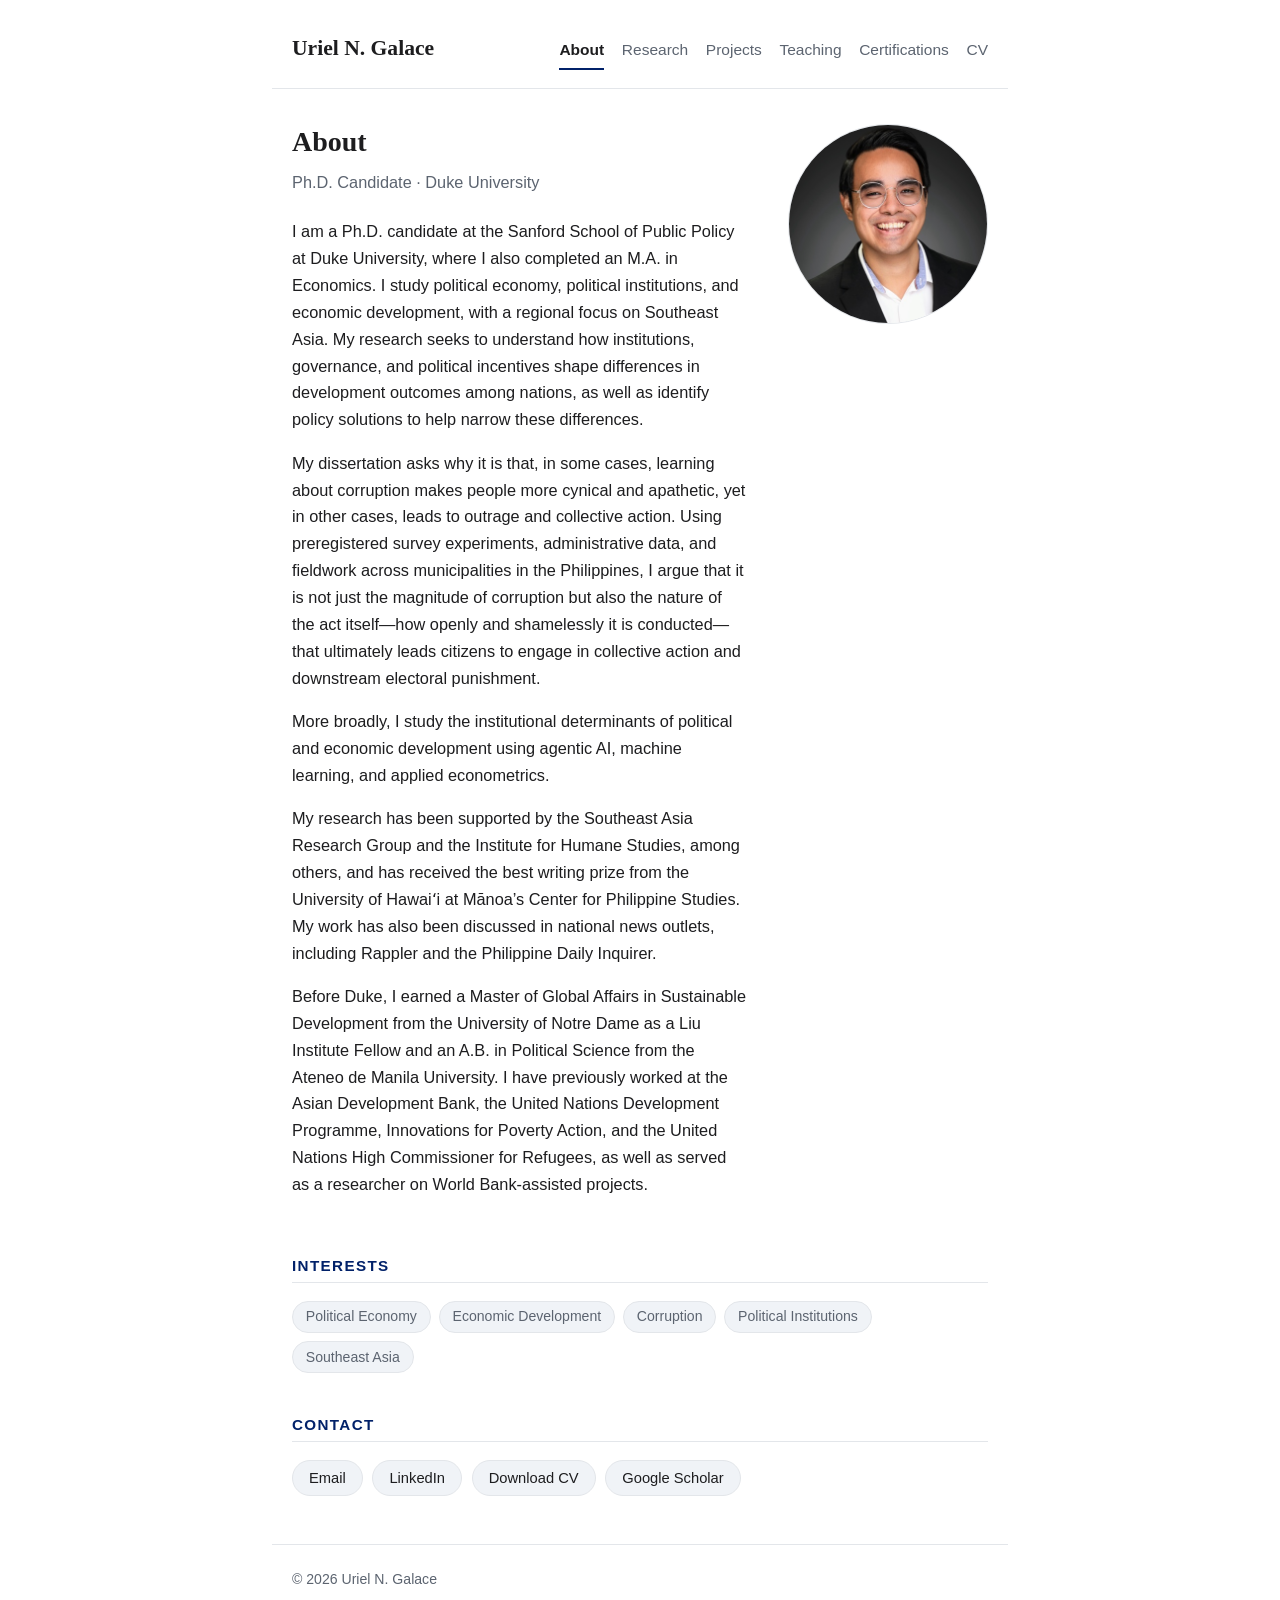
<file: index.html>
<!DOCTYPE html>
<html lang="en">
<head>
  <meta charset="utf-8">
  <meta name="viewport" content="width=device-width, initial-scale=1">
  <title>Uriel N. Galace</title>
  <meta name="description" content="Uriel N. Galace is a Ph.D. Candidate at Duke University studying political economy, political institutions, and economic development.">
  <link rel="icon" type="image/png" href="assets/img/favicon.png">
  <link rel="stylesheet" href="assets/css/style.css">
</head>
<body>

<header>
  <a class="site-name" href="index.html">Uriel N. Galace</a>
  <nav>
    <a href="index.html" class="active">About</a>
    <a href="research.html">Research</a>
    <a href="projects.html">Projects</a>
    <a href="teaching.html">Teaching</a>
    <a href="certifications.html">Certifications</a>
    <a href="cv.html">CV</a>
  </nav>
</header>

<main>
  <div class="profile-grid">
    <div class="lede">
      <h1>About</h1>
      <p class="role">Ph.D. Candidate · Duke University</p>

      <p>I am a Ph.D. candidate at the Sanford School of Public Policy at Duke University,
      where I also completed an M.A. in Economics. I study political economy,
      political institutions, and economic development, with a regional focus on
      Southeast Asia. My research seeks to understand how institutions, governance, and 
      political incentives shape differences in development outcomes among nations, 
      as well as identify policy solutions to help narrow these differences.</p>

      <p>My dissertation asks why it is that, in some cases, learning about corruption
      makes people more cynical and apathetic, yet in other cases, leads to outrage and
      collective action. Using preregistered survey experiments, administrative data, and
      fieldwork across municipalities in the Philippines, I argue that it is not just the 
      magnitude of corruption but also the nature of the act itself&mdash;how openly and
      shamelessly it is conducted&mdash;that ultimately leads citizens to engage in collective
      action and downstream electoral punishment.</p>

      <p>More broadly, I study the institutional determinants of political and economic 
      development using agentic AI, machine learning, and applied econometrics.</p>

      <p>My research has been supported by the Southeast Asia Research Group and the
      Institute for Humane Studies, among others, and has received the best
      writing prize from the University of Hawai&#699;i at M&#257;noa&rsquo;s Center for
      Philippine Studies. My work has also been discussed in national news outlets, including Rappler
      and the Philippine Daily Inquirer.</p>

      <p>Before Duke, I earned a Master of Global Affairs in Sustainable Development from
      the University of Notre Dame as a Liu Institute Fellow and an A.B. in Political Science
      from the Ateneo de Manila University. I have previously worked at the Asian
      Development Bank, the United Nations Development Programme, Innovations for Poverty
      Action, and the United Nations High Commissioner for Refugees, as well as served as a
      researcher on World Bank-assisted projects.</p>
    </div>

    <div class="photo">
      <img class="avatar" src="assets/img/profile.jpg" alt="Portrait of Uriel N. Galace">
    </div>
  </div>

  <h2>Interests</h2>
  <ul class="chips">
    <li>Political Economy</li>
    <li>Economic Development</li>
    <li>Corruption</li>
    <li>Political Institutions</li>
    <li>Southeast Asia</li>
  </ul>

  <h2>Contact</h2>
  <div class="contact-links">
    <a href="mailto:uriel.galace@duke.edu">Email</a>
    <a href="https://www.linkedin.com/in/galaceuriel" target="_blank" rel="noopener">LinkedIn</a>
    <a href="assets/pdf/Galace_CV.pdf">Download CV</a>
    <a href="https://scholar.google.com/citations?user=NYok-lgAAAAJ&amp;hl=en" target="_blank" rel="noopener">Google Scholar</a>
    <!-- Add once the profile exists:
    <a href="https://github.com/YOUR_USERNAME" target="_blank" rel="noopener">GitHub</a>
    -->
  </div>
</main>

<footer>
  &copy; 2026 Uriel N. Galace
</footer>

</body>
</html>
</file>
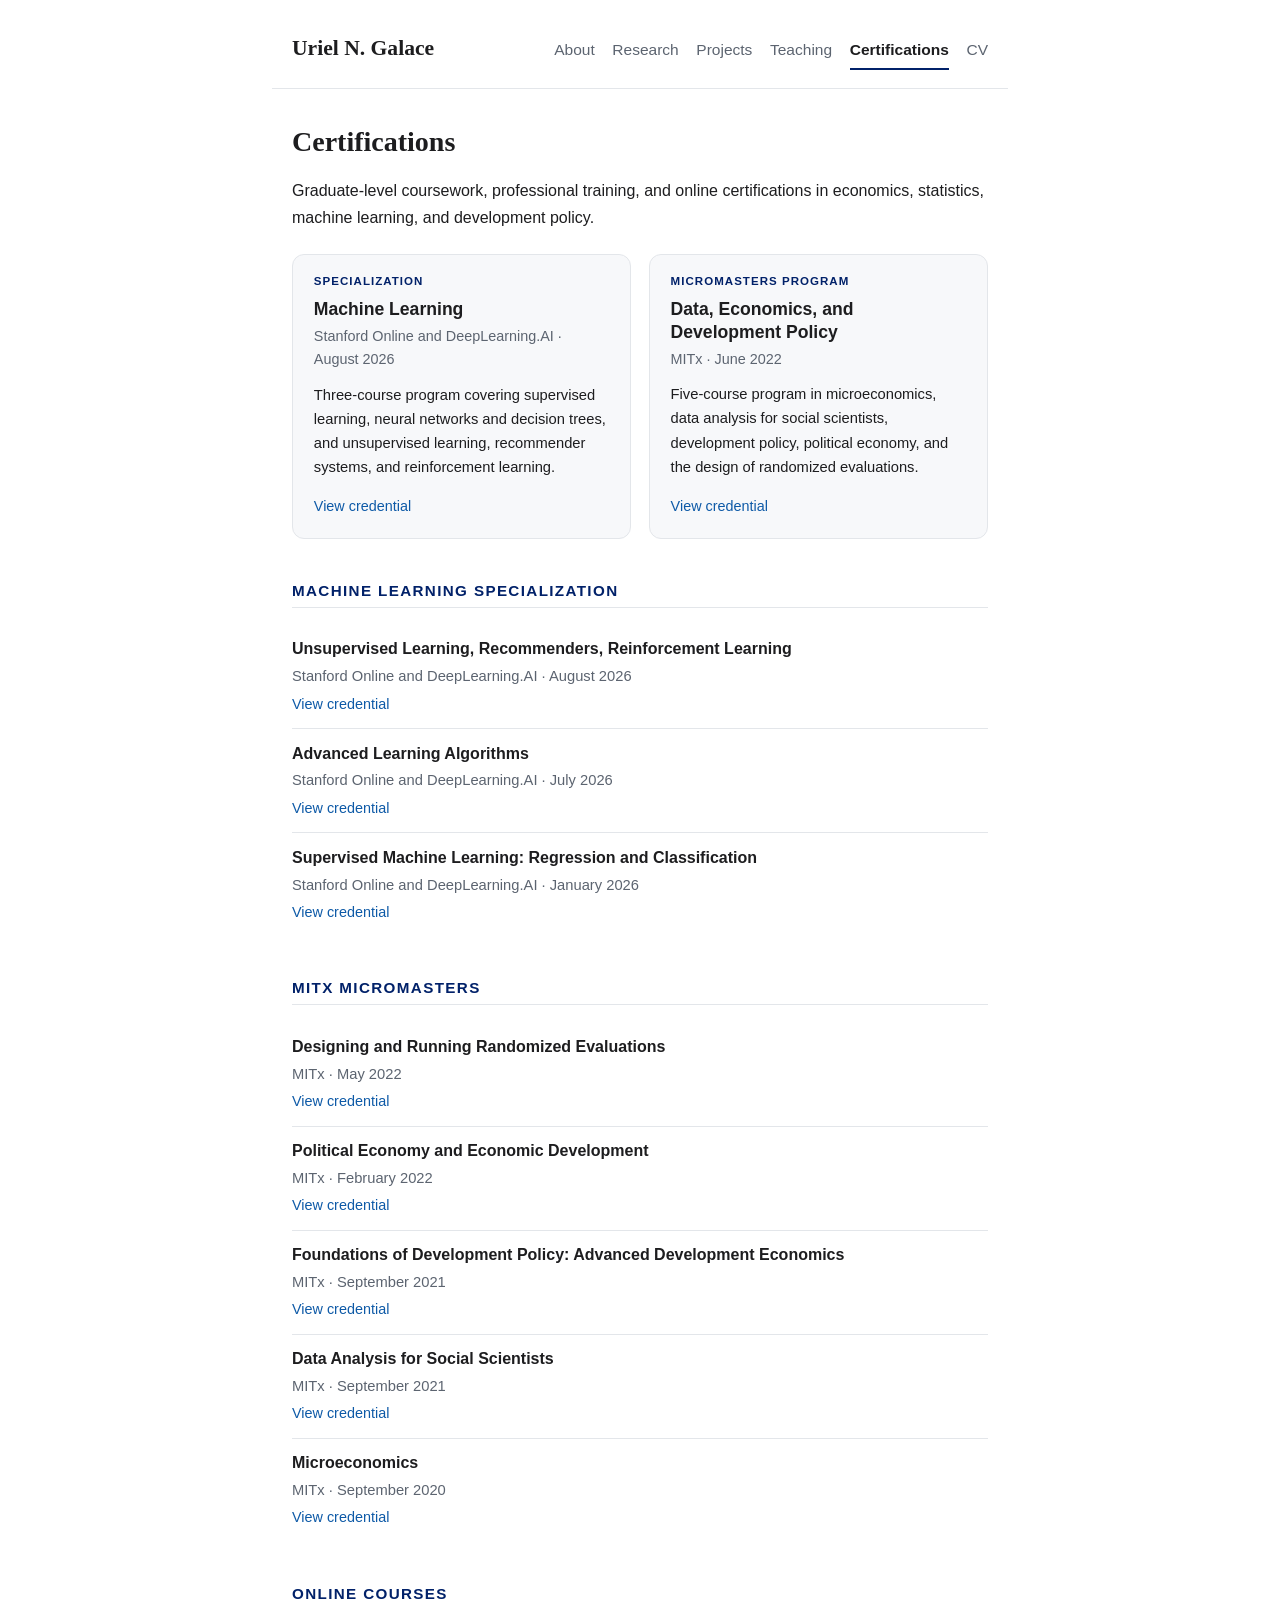
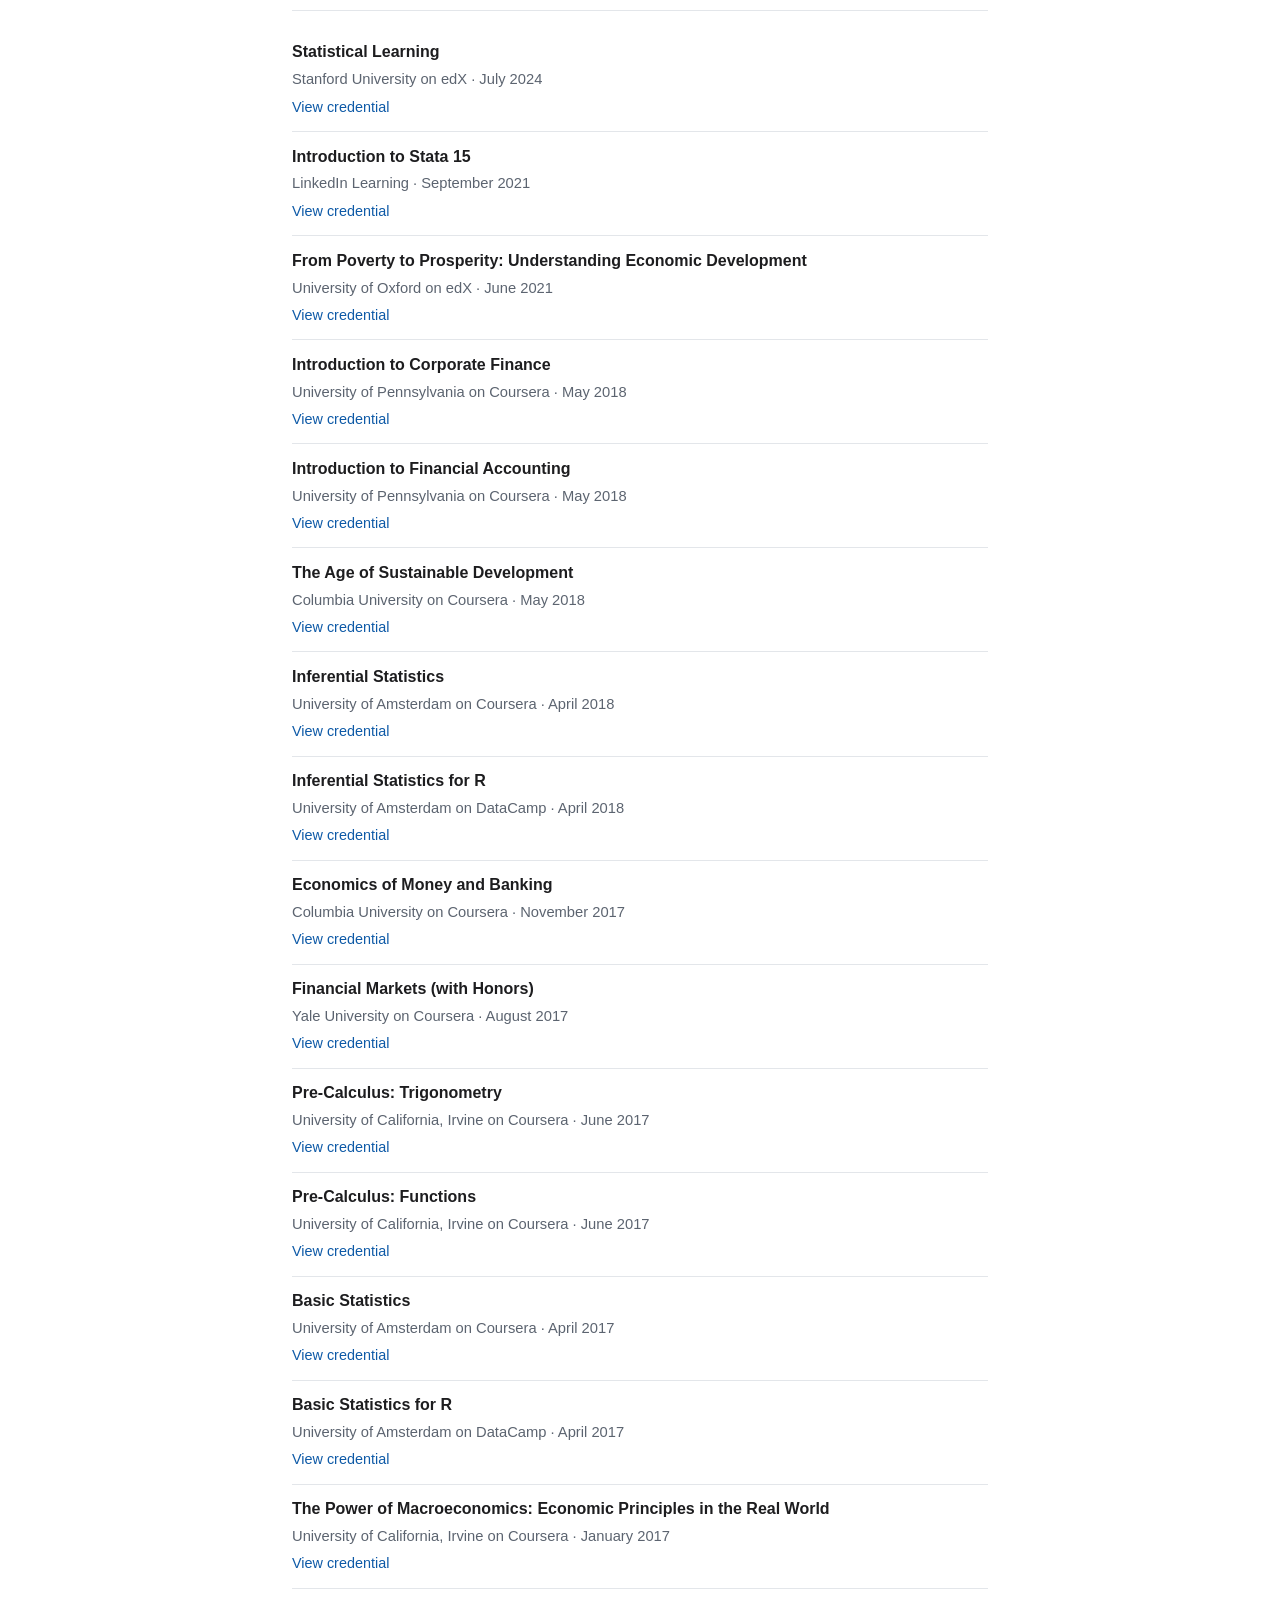
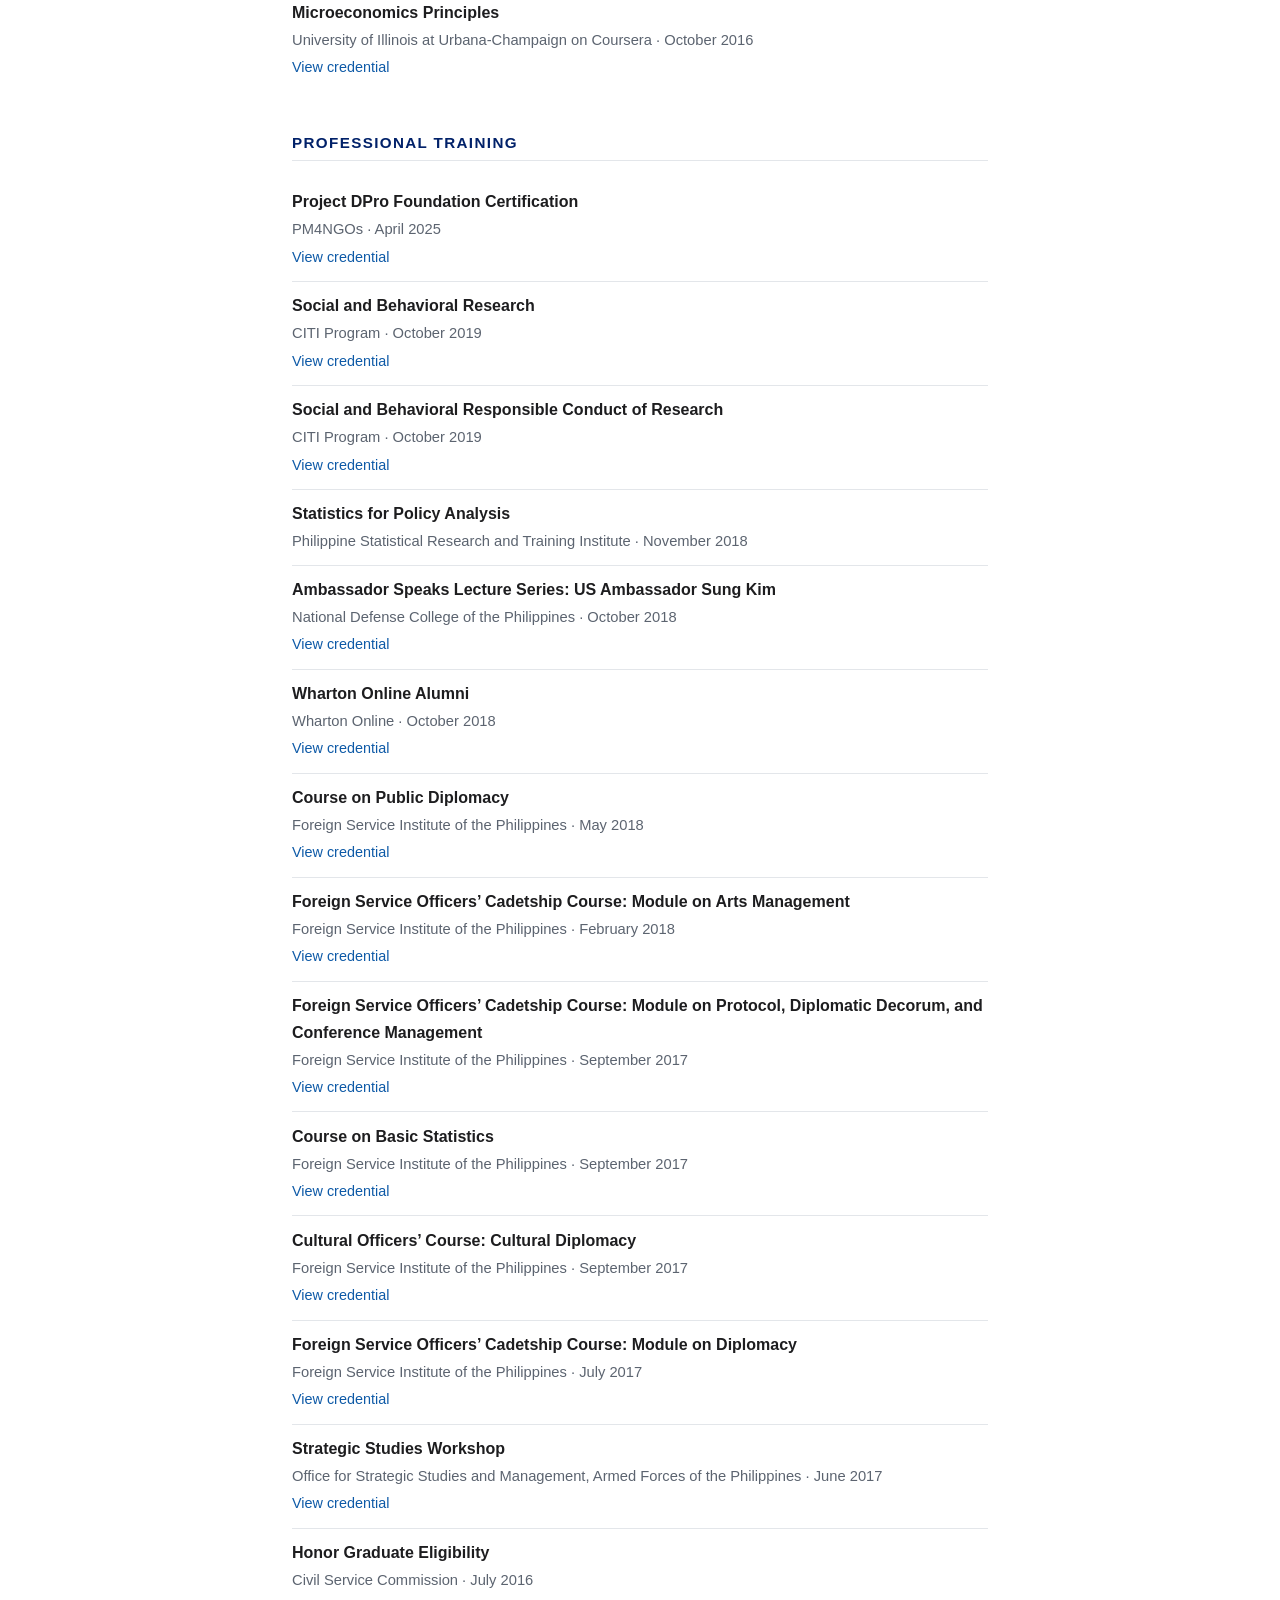
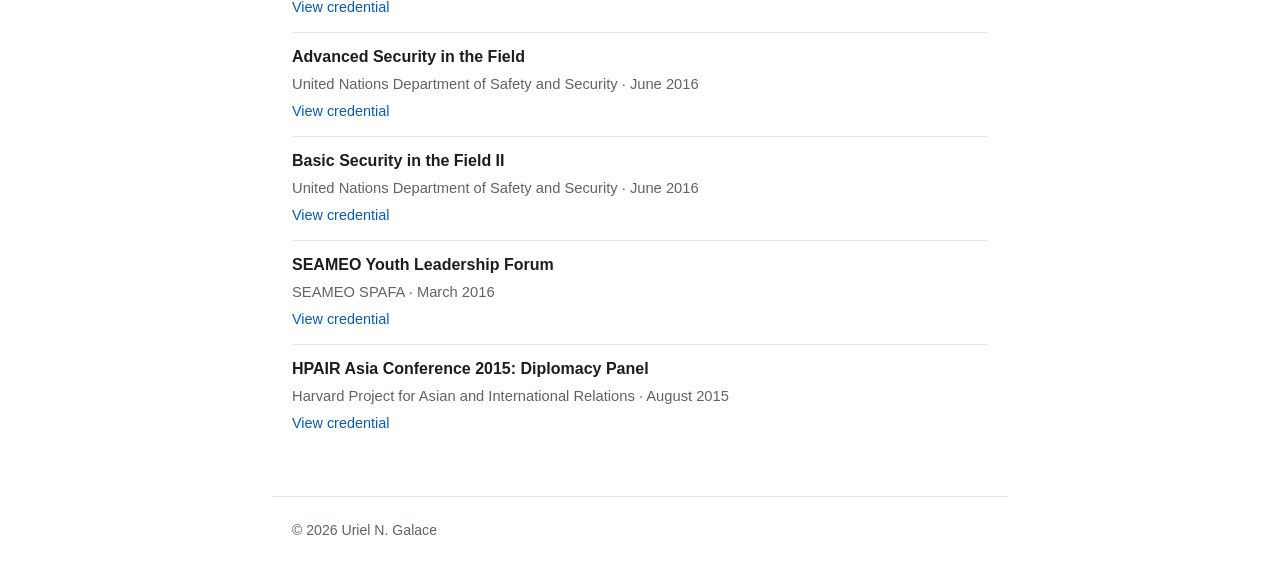
<file: certifications.html>
<!DOCTYPE html>
<html lang="en">
<head>
  <meta charset="utf-8">
  <meta name="viewport" content="width=device-width, initial-scale=1">
  <title>Certifications - Uriel N. Galace</title>
  <meta name="description" content="Professional training and online course certifications completed by Uriel N. Galace.">
  <link rel="icon" type="image/png" href="assets/img/favicon.png">
  <link rel="stylesheet" href="assets/css/style.css">
</head>
<body>

<header>
  <a class="site-name" href="index.html">Uriel N. Galace</a>
  <nav>
    <a href="index.html">About</a>
    <a href="research.html">Research</a>
    <a href="projects.html">Projects</a>
    <a href="teaching.html">Teaching</a>
    <a href="certifications.html" class="active">Certifications</a>
    <a href="cv.html">CV</a>
  </nav>
</header>

<main>
  <h1>Certifications</h1>
  <p>Graduate-level coursework, professional training, and online certifications in
  economics, statistics, machine learning, and development policy.</p>

  <div class="cert-featured">
    <div class="cert-hero">
      <span class="cert-hero-kicker">Specialization</span>
      <span class="cert-hero-name">Machine Learning</span>
      <span class="cert-hero-meta">Stanford Online and DeepLearning.AI &middot; August 2026</span>
      <p class="cert-hero-desc">Three-course program covering supervised learning,
      neural networks and decision trees, and unsupervised learning, recommender systems, and
      reinforcement learning.</p>
      <a href="https://www.coursera.org/account/accomplishments/specialization/Q8GWWGJVYQOB" target="_blank" rel="noopener">View credential</a>
    </div>
    <div class="cert-hero">
      <span class="cert-hero-kicker">MicroMasters Program</span>
      <span class="cert-hero-name">Data, Economics, and Development Policy</span>
      <span class="cert-hero-meta">MITx &middot; June 2022</span>
      <p class="cert-hero-desc">Five-course program in microeconomics, data analysis
      for social scientists, development policy, political economy, and the design of randomized
      evaluations.</p>
      <a href="https://micromasters.mit.edu/certificate/program/3cbe8612819d4d4484d9d34a4bdee712" target="_blank" rel="noopener">View credential</a>
    </div>
  </div>

  <h2>Machine Learning Specialization</h2>
  <ul class="certs">
    <li>
      <span class="cert-name">Unsupervised Learning, Recommenders, Reinforcement Learning</span>
      <span class="cert-meta">Stanford Online and DeepLearning.AI &middot; August 2026</span>
      <a href="https://www.coursera.org/account/accomplishments/certificate/PTMZ4NYYNGG3" target="_blank" rel="noopener">View credential</a>
    </li>
    <li>
      <span class="cert-name">Advanced Learning Algorithms</span>
      <span class="cert-meta">Stanford Online and DeepLearning.AI &middot; July 2026</span>
      <a href="https://www.coursera.org/account/accomplishments/records/X3ROH511694P" target="_blank" rel="noopener">View credential</a>
    </li>
    <li>
      <span class="cert-name">Supervised Machine Learning: Regression and Classification</span>
      <span class="cert-meta">Stanford Online and DeepLearning.AI &middot; January 2026</span>
      <a href="https://www.coursera.org/account/accomplishments/records/9YY1EZ3P48EL" target="_blank" rel="noopener">View credential</a>
    </li>
  </ul>

  <h2>MITx MicroMasters</h2>
  <ul class="certs">
    <li>
      <span class="cert-name">Designing and Running Randomized Evaluations</span>
      <span class="cert-meta">MITx &middot; May 2022</span>
      <a href="https://micromasters.mit.edu/certificate/course/d5c968b130384a288f98cff924552a44" target="_blank" rel="noopener">View credential</a>
    </li>
    <li>
      <span class="cert-name">Political Economy and Economic Development</span>
      <span class="cert-meta">MITx &middot; February 2022</span>
      <a href="https://micromasters.mit.edu/certificate/course/82400d500f754453a2ab6fcfed247365" target="_blank" rel="noopener">View credential</a>
    </li>
    <li>
      <span class="cert-name">Foundations of Development Policy: Advanced Development Economics</span>
      <span class="cert-meta">MITx &middot; September 2021</span>
      <a href="https://micromasters.mit.edu/certificate/course/bcc6ba1972ef43c4899c0643f2122ba0" target="_blank" rel="noopener">View credential</a>
    </li>
    <li>
      <span class="cert-name">Data Analysis for Social Scientists</span>
      <span class="cert-meta">MITx &middot; September 2021</span>
      <a href="https://micromasters.mit.edu/certificate/course/a3a96781f0d846ef909b2faf501124d4" target="_blank" rel="noopener">View credential</a>
    </li>
    <li>
      <span class="cert-name">Microeconomics</span>
      <span class="cert-meta">MITx &middot; September 2020</span>
      <a href="https://micromasters.mit.edu/certificate/course/01d30ba54962e2f806cb91ebe8683422" target="_blank" rel="noopener">View credential</a>
    </li>
  </ul>

  <h2>Online Courses</h2>
  <ul class="certs">
    <li>
      <span class="cert-name">Statistical Learning</span>
      <span class="cert-meta">Stanford University on edX &middot; July 2024</span>
      <a href="https://courses.edx.org/certificates/e97399b28ef343ab895ea62558acef73" target="_blank" rel="noopener">View credential</a>
    </li>
    <li>
      <span class="cert-name">Introduction to Stata 15</span>
      <span class="cert-meta">LinkedIn Learning &middot; September 2021</span>
      <a href="https://www.linkedin.com/learning/certificates/9476e8aceb8c5242bc64e69b0a8b1d6fa4e83b8021a5d55183c8587e53231f7c/" target="_blank" rel="noopener">View credential</a>
    </li>
    <li>
      <span class="cert-name">From Poverty to Prosperity: Understanding Economic Development</span>
      <span class="cert-meta">University of Oxford on edX &middot; June 2021</span>
      <a href="https://courses.edx.org/certificates/1c9595ef02ca42469e1bbbd110db2df7" target="_blank" rel="noopener">View credential</a>
    </li>
    <li>
      <span class="cert-name">Introduction to Corporate Finance</span>
      <span class="cert-meta">University of Pennsylvania on Coursera &middot; May 2018</span>
      <a href="https://www.coursera.org/account/accomplishments/verify/9MV6DEFVXT8N" target="_blank" rel="noopener">View credential</a>
    </li>
    <li>
      <span class="cert-name">Introduction to Financial Accounting</span>
      <span class="cert-meta">University of Pennsylvania on Coursera &middot; May 2018</span>
      <a href="https://www.coursera.org/account/accomplishments/verify/3XEEG3DETLMA" target="_blank" rel="noopener">View credential</a>
    </li>
    <li>
      <span class="cert-name">The Age of Sustainable Development</span>
      <span class="cert-meta">Columbia University on Coursera &middot; May 2018</span>
      <a href="https://www.coursera.org/learn/sustainable-development" target="_blank" rel="noopener">View credential</a>
    </li>
    <li>
      <span class="cert-name">Inferential Statistics</span>
      <span class="cert-meta">University of Amsterdam on Coursera &middot; April 2018</span>
      <a href="https://www.coursera.org/account/accomplishments/verify/PRQSYFU6FD5K" target="_blank" rel="noopener">View credential</a>
    </li>
    <li>
      <span class="cert-name">Inferential Statistics for R</span>
      <span class="cert-meta">University of Amsterdam on DataCamp &middot; April 2018</span>
      <a href="https://www.datacamp.com/statement-of-accomplishment/course/bdf53eb6ef74b24181e0a37e7121bbb63eea1b72" target="_blank" rel="noopener">View credential</a>
    </li>
    <li>
      <span class="cert-name">Economics of Money and Banking</span>
      <span class="cert-meta">Columbia University on Coursera &middot; November 2017</span>
      <a href="https://www.coursera.org/account/accomplishments/verify/JMTDQVDM3DUB" target="_blank" rel="noopener">View credential</a>
    </li>
    <li>
      <span class="cert-name">Financial Markets (with Honors)</span>
      <span class="cert-meta">Yale University on Coursera &middot; August 2017</span>
      <a href="https://www.coursera.org/account/accomplishments/verify/TZTXV96VV34C" target="_blank" rel="noopener">View credential</a>
    </li>
    <li>
      <span class="cert-name">Pre-Calculus: Trigonometry</span>
      <span class="cert-meta">University of California, Irvine on Coursera &middot; June 2017</span>
      <a href="https://www.coursera.org/account/accomplishments/verify/5QZMWJULTVWD" target="_blank" rel="noopener">View credential</a>
    </li>
    <li>
      <span class="cert-name">Pre-Calculus: Functions</span>
      <span class="cert-meta">University of California, Irvine on Coursera &middot; June 2017</span>
      <a href="https://www.coursera.org/account/accomplishments/verify/MU4FWEHRMS8R" target="_blank" rel="noopener">View credential</a>
    </li>
    <li>
      <span class="cert-name">Basic Statistics</span>
      <span class="cert-meta">University of Amsterdam on Coursera &middot; April 2017</span>
      <a href="https://www.coursera.org/account/accomplishments/verify/P93P5WGML8C3" target="_blank" rel="noopener">View credential</a>
    </li>
    <li>
      <span class="cert-name">Basic Statistics for R</span>
      <span class="cert-meta">University of Amsterdam on DataCamp &middot; April 2017</span>
      <a href="https://i20.photobucket.com/albums/b233/galaceuriel/Statistics_for_R.png" target="_blank" rel="noopener">View credential</a>
    </li>
    <li>
      <span class="cert-name">The Power of Macroeconomics: Economic Principles in the Real World</span>
      <span class="cert-meta">University of California, Irvine on Coursera &middot; January 2017</span>
      <a href="https://www.coursera.org/account/accomplishments/verify/TTEM78YH98LG" target="_blank" rel="noopener">View credential</a>
    </li>
    <li>
      <span class="cert-name">Microeconomics Principles</span>
      <span class="cert-meta">University of Illinois at Urbana-Champaign on Coursera &middot; October 2016</span>
      <a href="https://www.coursera.org/account/accomplishments/verify/WKMYMTSRJYLM" target="_blank" rel="noopener">View credential</a>
    </li>
  </ul>

  <h2>Professional Training</h2>
  <ul class="certs">
    <li>
      <span class="cert-name">Project DPro Foundation Certification</span>
      <span class="cert-meta">PM4NGOs &middot; April 2025</span>
      <a href="https://openbadgefactory.com/v1/assertion/fba681f064d7f5fc11b5859a6fde649faf1e4a6f" target="_blank" rel="noopener">View credential</a>
    </li>
    <li>
      <span class="cert-name">Social and Behavioral Research</span>
      <span class="cert-meta">CITI Program &middot; October 2019</span>
      <a href="https://www.citiprogram.org/verify/?wa6d916ae-d425-41a3-ab2b-dc258edf6d65-33529987" target="_blank" rel="noopener">View credential</a>
    </li>
    <li>
      <span class="cert-name">Social and Behavioral Responsible Conduct of Research</span>
      <span class="cert-meta">CITI Program &middot; October 2019</span>
      <a href="https://www.citiprogram.org/verify/?wfadd52db-0bad-4b24-a0e3-75c211c58bcf-33529988" target="_blank" rel="noopener">View credential</a>
    </li>
    <li>
      <span class="cert-name">Statistics for Policy Analysis</span>
      <span class="cert-meta">Philippine Statistical Research and Training Institute &middot; November 2018</span>
    </li>
    <li>
      <span class="cert-name">Ambassador Speaks Lecture Series: US Ambassador Sung Kim</span>
      <span class="cert-meta">National Defense College of the Philippines &middot; October 2018</span>
      <a href="https://s20.photobucket.com/user/galaceuriel/media/Ambassador_Speaks_Lecture_Series_US_Ambassador_Sung_Kim_Certificate.jpg.html" target="_blank" rel="noopener">View credential</a>
    </li>
    <li>
      <span class="cert-name">Wharton Online Alumni</span>
      <span class="cert-meta">Wharton Online &middot; October 2018</span>
      <a href="https://credly.com/credit/15264304" target="_blank" rel="noopener">View credential</a>
    </li>
    <li>
      <span class="cert-name">Course on Public Diplomacy</span>
      <span class="cert-meta">Foreign Service Institute of the Philippines &middot; May 2018</span>
      <a href="https://i20.photobucket.com/albums/b233/galaceuriel/Course%20on%20Public%20Diplomacy.jpg" target="_blank" rel="noopener">View credential</a>
    </li>
    <li>
      <span class="cert-name">Foreign Service Officers&rsquo; Cadetship Course: Module on Arts Management</span>
      <span class="cert-meta">Foreign Service Institute of the Philippines &middot; February 2018</span>
      <a href="https://i20.photobucket.com/albums/b233/galaceuriel/Arts_Management_Module.png" target="_blank" rel="noopener">View credential</a>
    </li>
    <li>
      <span class="cert-name">Foreign Service Officers&rsquo; Cadetship Course: Module on Protocol, Diplomatic Decorum, and Conference Management</span>
      <span class="cert-meta">Foreign Service Institute of the Philippines &middot; September 2017</span>
      <a href="https://i20.photobucket.com/albums/b233/galaceuriel/Protocol_Diplomatic_Decorum_Conference_Management_Module.png" target="_blank" rel="noopener">View credential</a>
    </li>
    <li>
      <span class="cert-name">Course on Basic Statistics</span>
      <span class="cert-meta">Foreign Service Institute of the Philippines &middot; September 2017</span>
      <a href="https://i20.photobucket.com/albums/b233/galaceuriel/Basic_Statistics.png" target="_blank" rel="noopener">View credential</a>
    </li>
    <li>
      <span class="cert-name">Cultural Officers&rsquo; Course: Cultural Diplomacy</span>
      <span class="cert-meta">Foreign Service Institute of the Philippines &middot; September 2017</span>
      <a href="https://i20.photobucket.com/albums/b233/galaceuriel/Cultural_Officers_Course.png" target="_blank" rel="noopener">View credential</a>
    </li>
    <li>
      <span class="cert-name">Foreign Service Officers&rsquo; Cadetship Course: Module on Diplomacy</span>
      <span class="cert-meta">Foreign Service Institute of the Philippines &middot; July 2017</span>
      <a href="https://i20.photobucket.com/albums/b233/galaceuriel/Diplomacy_Module.png" target="_blank" rel="noopener">View credential</a>
    </li>
    <li>
      <span class="cert-name">Strategic Studies Workshop</span>
      <span class="cert-meta">Office for Strategic Studies and Management, Armed Forces of the Philippines &middot; June 2017</span>
      <a href="https://i20.photobucket.com/albums/b233/galaceuriel/Strategic_Studies_Workshop_Certificate.jpg" target="_blank" rel="noopener">View credential</a>
    </li>
    <li>
      <span class="cert-name">Honor Graduate Eligibility</span>
      <span class="cert-meta">Civil Service Commission &middot; July 2016</span>
      <a href="https://i20.photobucket.com/albums/b233/galaceuriel/Honor_Graduate_Eligibility.jpg" target="_blank" rel="noopener">View credential</a>
    </li>
    <li>
      <span class="cert-name">Advanced Security in the Field</span>
      <span class="cert-meta">United Nations Department of Safety and Security &middot; June 2016</span>
      <a href="https://i20.photobucket.com/albums/b233/galaceuriel/ASITF%20English_ASITF%20Certificate.png" target="_blank" rel="noopener">View credential</a>
    </li>
    <li>
      <span class="cert-name">Basic Security in the Field II</span>
      <span class="cert-meta">United Nations Department of Safety and Security &middot; June 2016</span>
      <a href="https://i20.photobucket.com/albums/b233/galaceuriel/BSITF%20English_BSITF%20Certificate.png" target="_blank" rel="noopener">View credential</a>
    </li>
    <li>
      <span class="cert-name">SEAMEO Youth Leadership Forum</span>
      <span class="cert-meta">SEAMEO SPAFA &middot; March 2016</span>
      <a href="https://i20.photobucket.com/albums/b233/galaceuriel/Certificate_of_Participation.jpg" target="_blank" rel="noopener">View credential</a>
    </li>
    <li>
      <span class="cert-name">HPAIR Asia Conference 2015: Diplomacy Panel</span>
      <span class="cert-meta">Harvard Project for Asian and International Relations &middot; August 2015</span>
      <a href="https://i20.photobucket.com/albums/b233/galaceuriel/HPAIR_Certificate.jpg" target="_blank" rel="noopener">View credential</a>
    </li>
  </ul>
</main>

<footer>
  &copy; 2026 Uriel N. Galace
</footer>

</body>
</html>
</file>
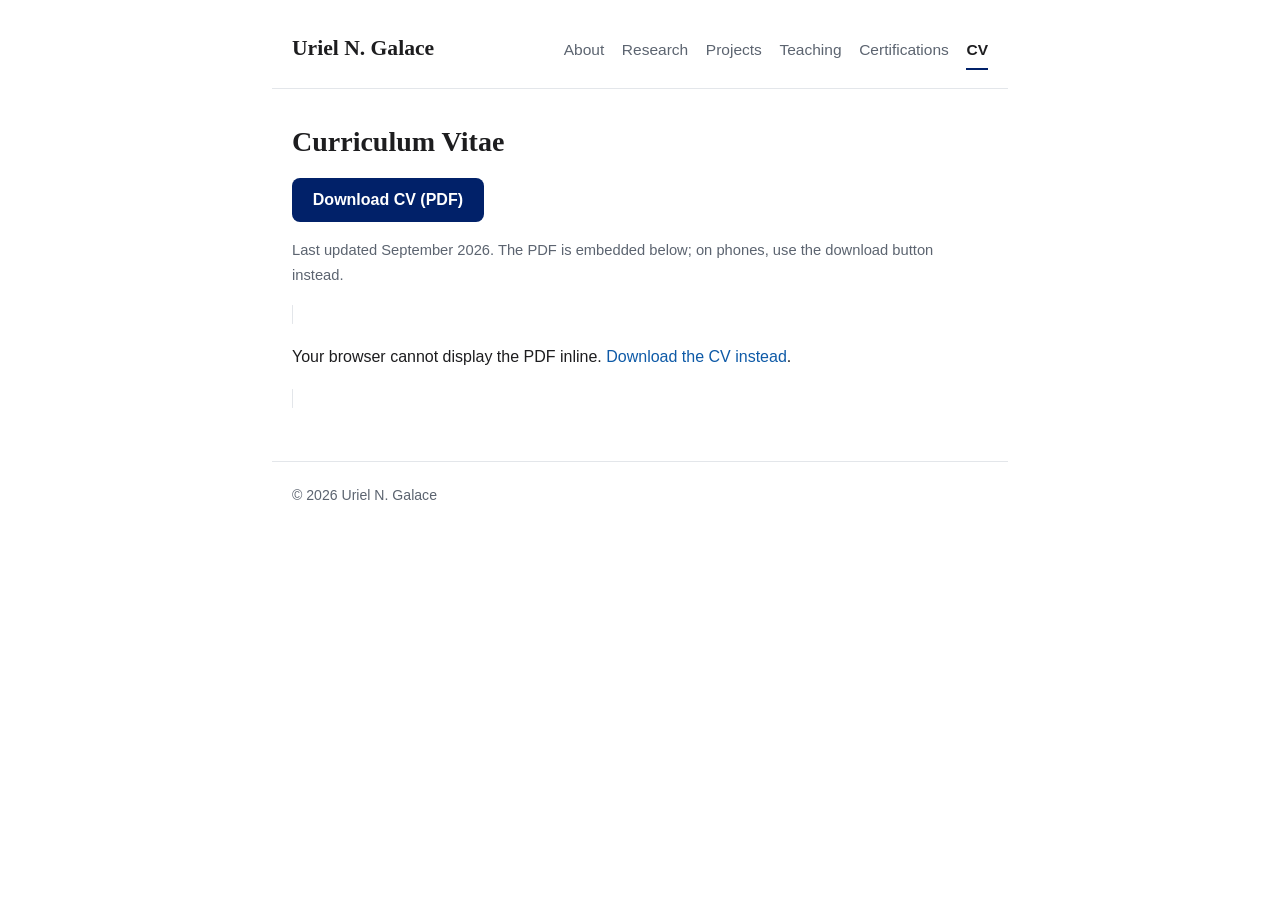
<file: cv.html>
<!DOCTYPE html>
<html lang="en">
<head>
  <meta charset="utf-8">
  <meta name="viewport" content="width=device-width, initial-scale=1">
  <title>CV - Uriel N. Galace</title>
  <meta name="description" content="Curriculum vitae of Uriel N. Galace, Ph.D. Candidate at Duke University.">
  <link rel="icon" type="image/png" href="assets/img/favicon.png">
  <link rel="stylesheet" href="assets/css/style.css">
</head>
<body>

<header>
  <a class="site-name" href="index.html">Uriel N. Galace</a>
  <nav>
    <a href="index.html">About</a>
    <a href="research.html">Research</a>
    <a href="projects.html">Projects</a>
    <a href="teaching.html">Teaching</a>
    <a href="certifications.html">Certifications</a>
    <a href="cv.html" class="active">CV</a>
  </nav>
</header>

<main>
  <h1>Curriculum Vitae</h1>
  <p>
    <a class="btn-primary" href="assets/pdf/Galace_CV.pdf" download>Download CV (PDF)</a>
  </p>
  <p class="meta" style="color: var(--muted); font-size: 0.92rem;">Last updated September 2026. The PDF is embedded below; on phones, use the download button instead.</p>

  <object class="cv-frame" data="assets/pdf/Galace_CV.pdf" type="application/pdf">
    <p>Your browser cannot display the PDF inline.
    <a href="assets/pdf/Galace_CV.pdf">Download the CV instead</a>.</p>
  </object>
</main>

<footer>
  &copy; 2026 Uriel N. Galace
</footer>

</body>
</html>
</file>
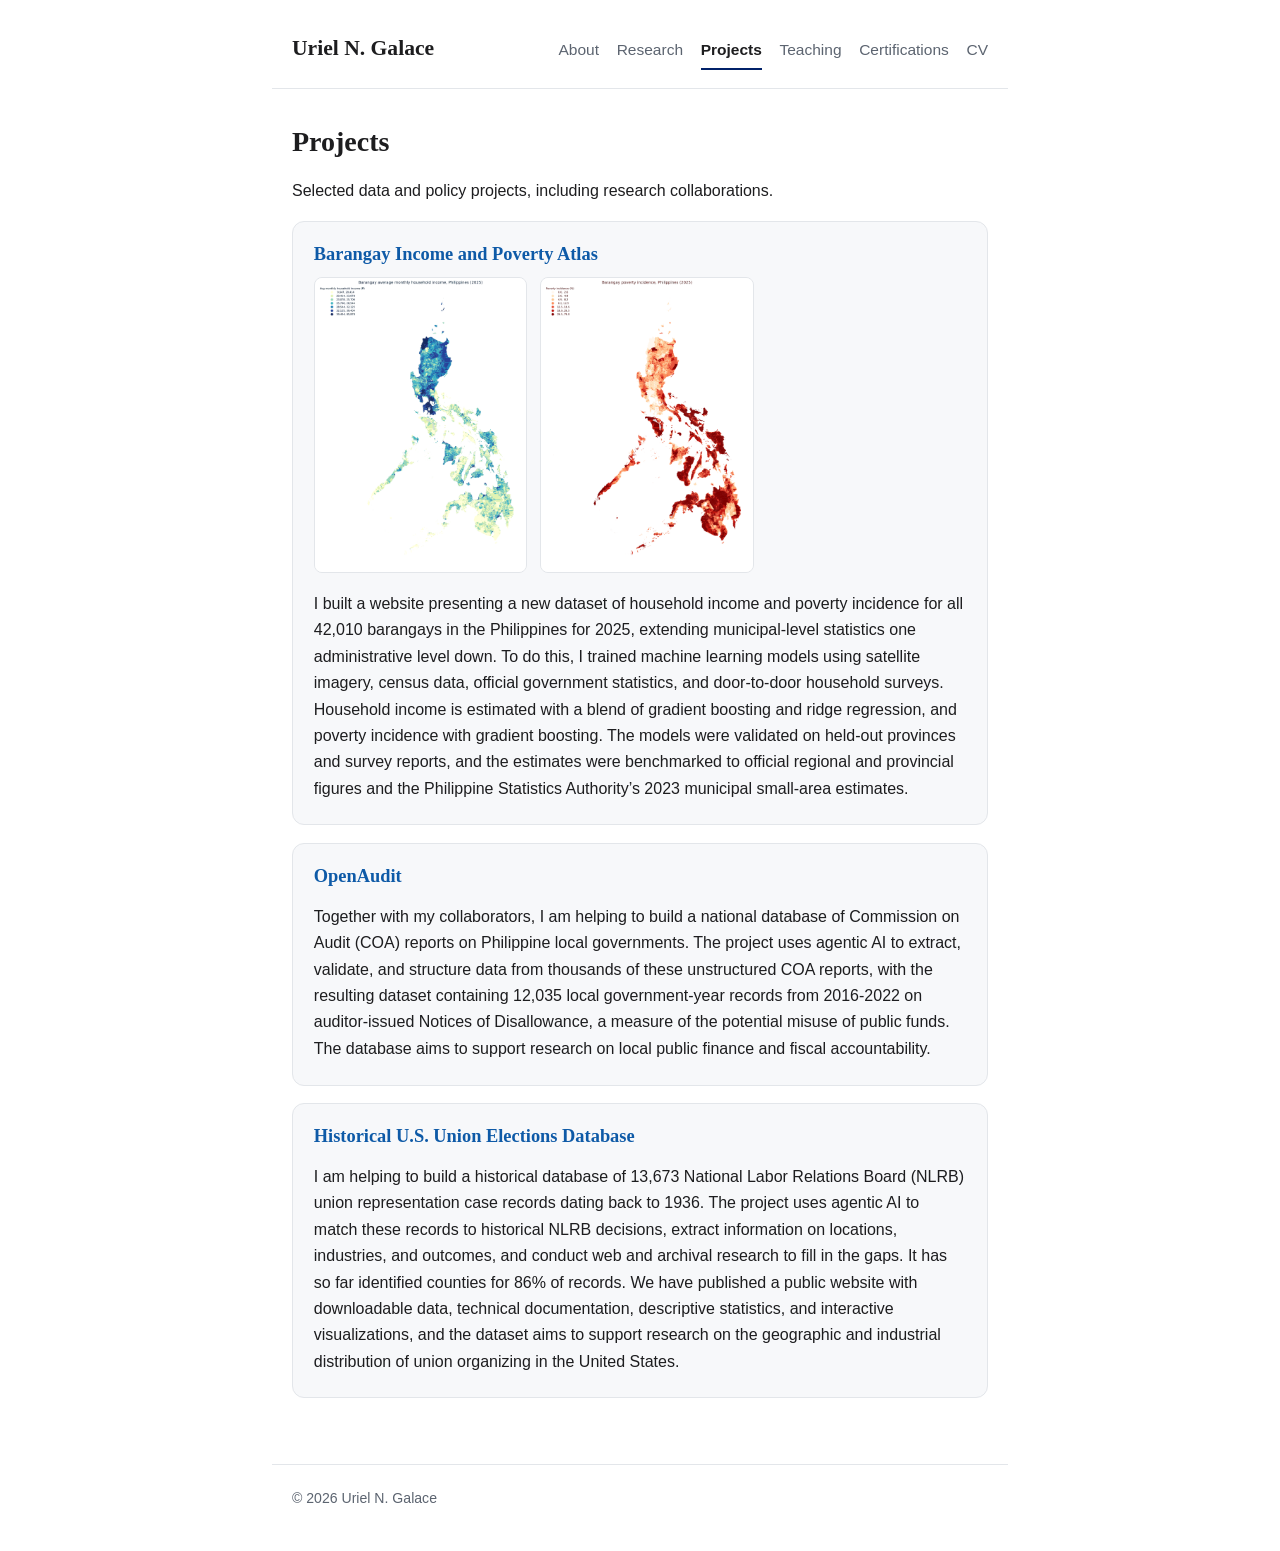
<file: projects.html>
<!DOCTYPE html>
<html lang="en">
<head>
  <meta charset="utf-8">
  <meta name="viewport" content="width=device-width, initial-scale=1">
  <title>Projects - Uriel N. Galace</title>
  <meta name="description" content="Data and policy projects by Uriel N. Galace.">
  <link rel="icon" type="image/png" href="assets/img/favicon.png">
  <link rel="stylesheet" href="assets/css/style.css">
</head>
<body>

<header>
  <a class="site-name" href="index.html">Uriel N. Galace</a>
  <nav>
    <a href="index.html">About</a>
    <a href="research.html">Research</a>
    <a href="projects.html" class="active">Projects</a>
    <a href="teaching.html">Teaching</a>
    <a href="certifications.html">Certifications</a>
    <a href="cv.html">CV</a>
  </nav>
</header>

<main>
  <h1>Projects</h1>
  <p>Selected data and policy projects, including research collaborations.</p>

  <div class="card">
    <h3><a href="https://urielgalace.github.io/barangay-income-poverty/" target="_blank" rel="noopener">Barangay Income and Poverty Atlas</a></h3>
    <div class="map-pair">
      <a href="assets/img/income-map-2025.png" target="_blank" rel="noopener">
        <img src="assets/img/income-map-2025.png" width="1200" height="1671" loading="lazy"
             alt="Choropleth map of the Philippines showing estimated average monthly barangay household income for 2025, from roughly 9,600 to 85,900 pesos.">
      </a>
      <a href="assets/img/poverty-map-2025.png" target="_blank" rel="noopener">
        <img src="assets/img/poverty-map-2025.png" width="1200" height="1671" loading="lazy"
             alt="Choropleth map of the Philippines showing estimated barangay poverty incidence for 2025, from near zero to about 79 percent.">
      </a>
    </div>
    <p>I built a website presenting a new dataset of household income and poverty incidence for all 42,010 barangays in the Philippines 
      for 2025, extending municipal-level statistics one administrative level down. To do this, I trained machine learning models using 
      satellite imagery, census data, official government statistics, and door-to-door household surveys. Household income is estimated 
      with a blend of gradient boosting and ridge regression, and poverty incidence with gradient boosting. The models were validated on 
      held-out provinces and survey reports, and the estimates were benchmarked to official regional and provincial figures and the 
      Philippine Statistics Authority’s 2023 municipal small-area estimates.</p>
  </div>

  <div class="card">
    <h3><a href="https://www.openaudit.ph/" target="_blank" rel="noopener">OpenAudit</a></h3>
    <p>Together with my collaborators, I am helping to build a national database of Commission on
    Audit (COA) reports on Philippine local governments. The project uses agentic AI to extract, 
    validate, and structure data from thousands of these unstructured COA reports, with the resulting 
    dataset containing 12,035 local government-year records from 2016-2022 on auditor-issued Notices 
    of Disallowance, a measure of the potential misuse of public funds. The database aims to support 
    research on local public finance and fiscal accountability.</p>
  </div>

  <div class="card">
  <h3><a href="https://urielgalace.github.io/historical-nlrb-elections/" target="_blank" rel="noopener">Historical U.S. Union Elections Database</a></h3>
  <p>I am helping to build a historical database of 13,673 National Labor Relations Board (NLRB) 
    union representation case records dating back to 1936. The project uses agentic AI to match these 
    records to historical NLRB decisions, extract information on locations, industries, and outcomes, 
    and conduct web and archival research to fill in the gaps. It has so far identified counties for 86% 
    of records. We have published a public website with downloadable data, technical documentation, 
    descriptive statistics, and interactive visualizations, and the dataset aims to support research on 
    the geographic and industrial distribution of union organizing in the United States.</p>
</div>
</main>

<footer>
  &copy; 2026 Uriel N. Galace
</footer>

</body>
</html>
</file>
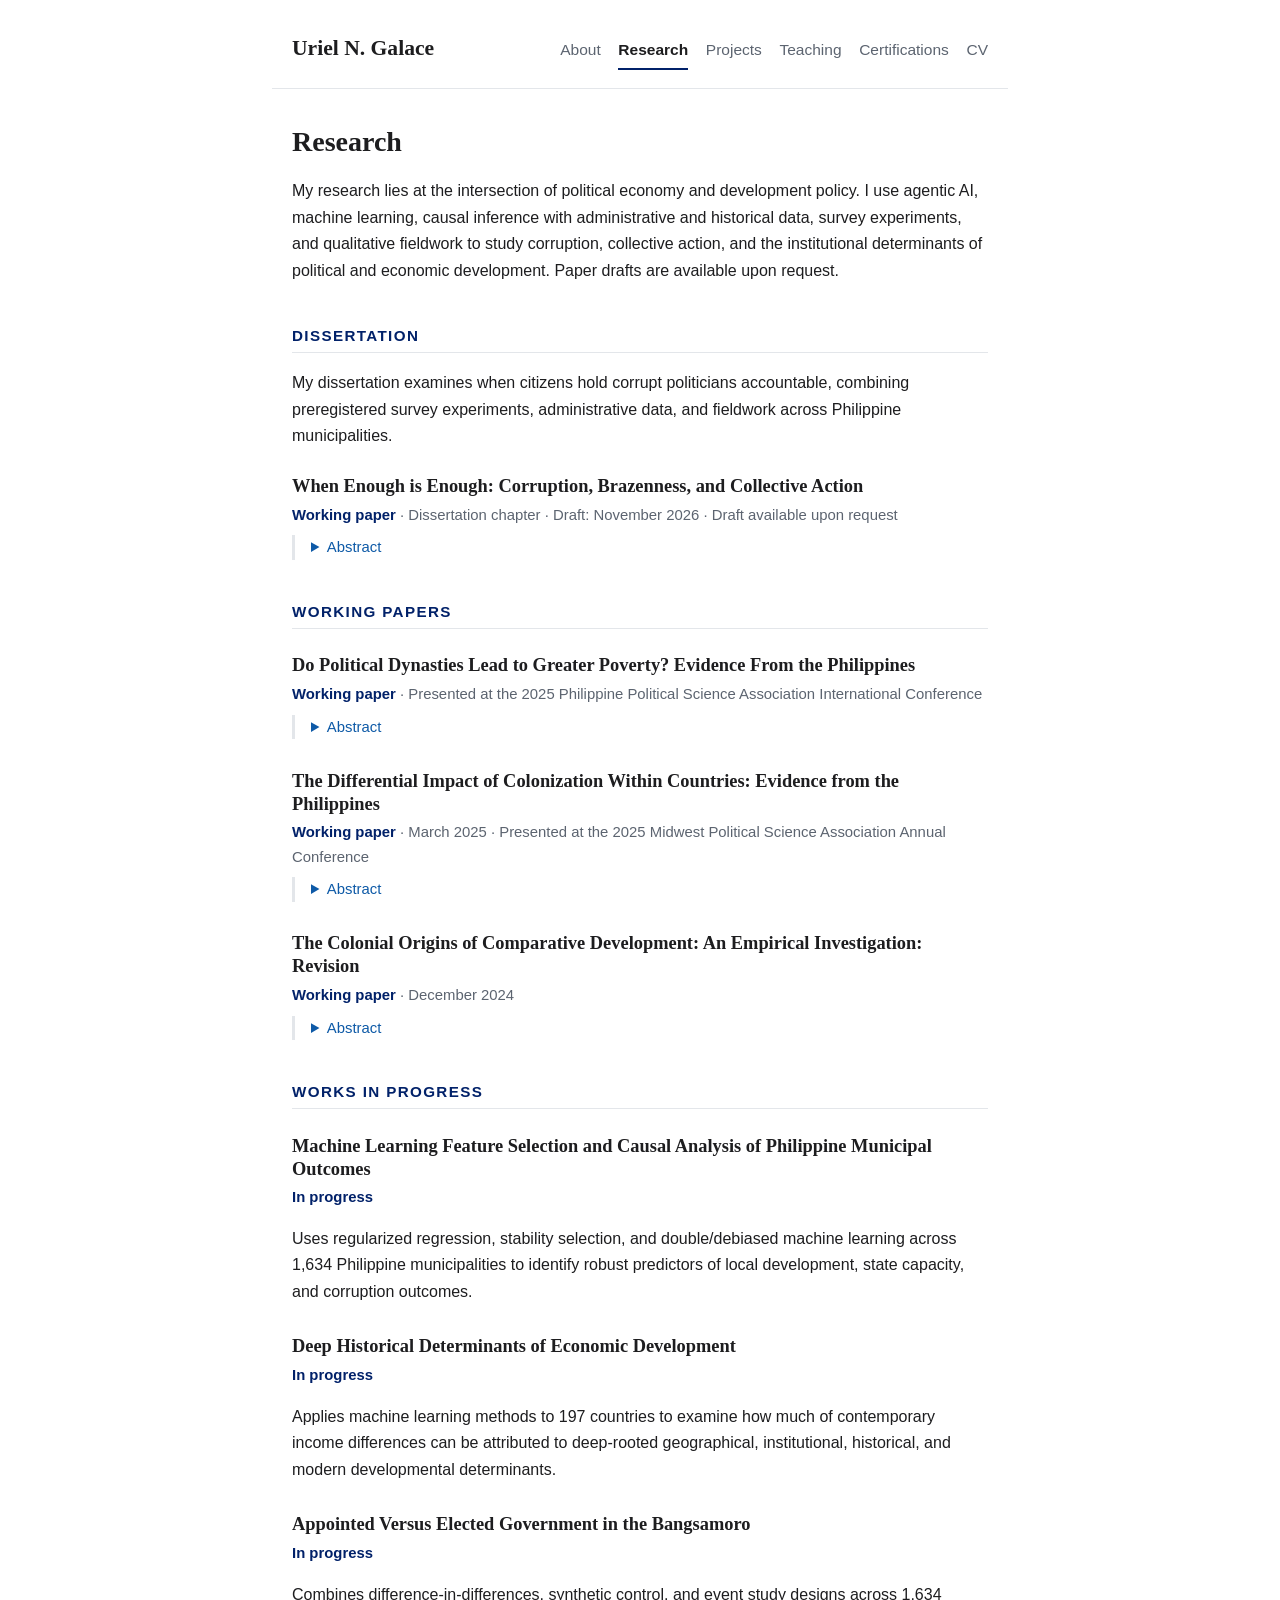
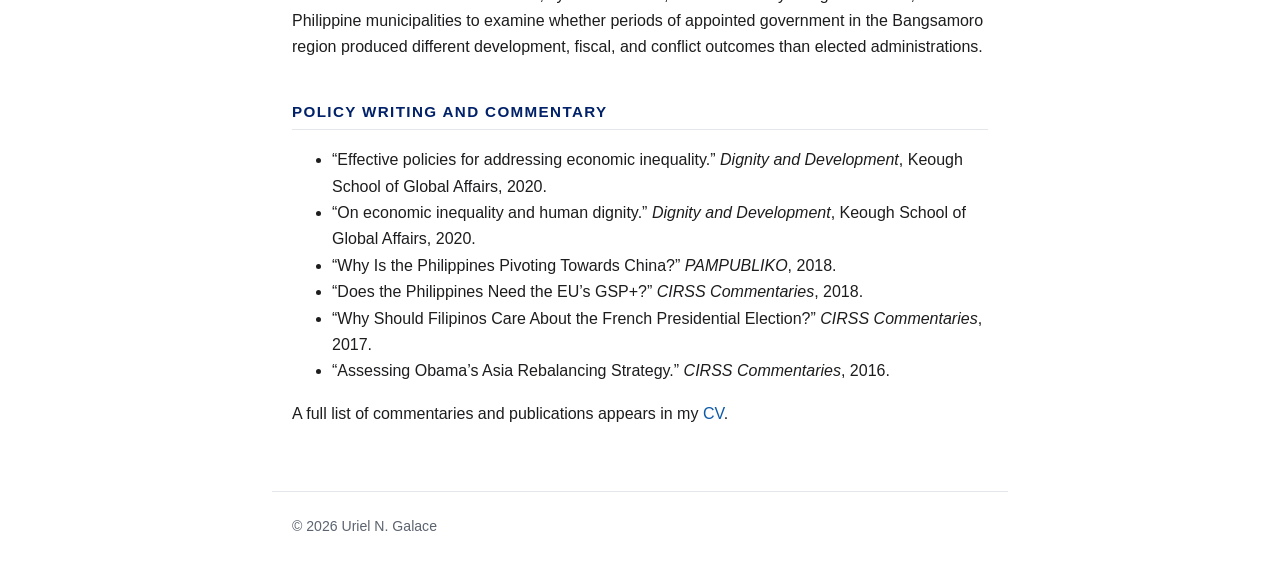
<file: research.html>
<!DOCTYPE html>
<html lang="en">
<head>
  <meta charset="utf-8">
  <meta name="viewport" content="width=device-width, initial-scale=1">
  <title>Research - Uriel N. Galace</title>
  <meta name="description" content="Research by Uriel N. Galace: corruption and electoral accountability, political dynasties, colonial institutions, and machine learning for development policy.">
  <link rel="icon" type="image/png" href="assets/img/favicon.png">
  <link rel="stylesheet" href="assets/css/style.css">
</head>
<body>

<header>
  <a class="site-name" href="index.html">Uriel N. Galace</a>
  <nav>
    <a href="index.html">About</a>
    <a href="research.html" class="active">Research</a>
    <a href="projects.html">Projects</a>
    <a href="teaching.html">Teaching</a>
    <a href="certifications.html">Certifications</a>
    <a href="cv.html">CV</a>
  </nav>
</header>

<main>
  <h1>Research</h1>
  <p>My research lies at the intersection of political economy and development policy.
  I use agentic AI, machine learning, causal inference with administrative and historical data,
  survey experiments, and qualitative fieldwork to study
  corruption, collective action, and the institutional determinants of political and economic
  development. Paper drafts are available upon request.</p>

  <h2>Dissertation</h2>
  <p>My dissertation examines when citizens hold corrupt politicians accountable,
  combining preregistered survey experiments, administrative data, and fieldwork
  across Philippine municipalities.</p>

  <article class="pub">
    <h3>When Enough is Enough: Corruption, Brazenness, and Collective Action</h3>
    <p class="meta"><span class="status">Working paper</span> &middot; Dissertation chapter &middot; Draft: November 2026 &middot; Draft available upon request</p>
    <details class="abstract">
      <summary>Abstract</summary>
      <p>Why does learning about corruption lead to cynicism and apathy in some cases, yet 
        lead to outrage and collective action in others? This paper argues that people do 
        not treat corruption as a simple function of the amount of money stolen. Instead, 
        what matters is the nature of the act itself: people respond when corruption 
        becomes open and shameless. I argue that brazen acts cross a behavioral “blatancy 
        threshold” that intensifies citizens’ willingness to collectively act by activating 
        moral emotions and generating common knowledge, thereby reducing uncertainty about 
        whether others will also act. I test this theory using a preregistered survey 
        experiment with 2,125 adults in the Philippines, who complete two survey modules 
        with randomly assigned vignettes. The first module varies the amount of money stolen, 
        while the second employs a 2 x 3 factorial design that varies (i) whether funds are 
        used for public goods or private handouts, and (ii) whether the politician takes no 
        kickback, quietly pockets a kickback (routine), or publicly flaunts its proceeds 
        (brazen). I find that brazen acts are significantly more likely to mobilize citizens 
        and induce electoral punishment. Brazen acts also increase feelings of anger, as well 
        as the belief that others will also act. This paper contributes to the literature by 
        identifying a salient feature of corrupt acts that links information about corruption, 
        moral emotions, and common knowledge to collective action and, ultimately, electoral 
        accountability. It also offers policy-relevant insights into why transparency reforms 
        can often fail: merely exposing corruption is not enough to motivate citizens to act 
        when such information does not provoke moral outrage and increase the expectation that 
        others will also act.</p>
    </details>
  </article>

  <h2>Working Papers</h2>

  <article class="pub">
    <h3>Do Political Dynasties Lead to Greater Poverty? Evidence From the Philippines</h3>
    <p class="meta"><span class="status">Working paper</span> &middot; Presented at the 2025 Philippine Political Science Association International Conference</p>
    <details class="abstract">
      <summary>Abstract</summary>
      <p>Do political dynasties lead to greater poverty? Though previous studies have
      established a theoretical link between dynastic prevalence and poverty incidence,
      recent empirical analyses have yielded mixed results. Theoretically, political
      dynasties should result in worse economic outcomes due to mechanisms such as
      clientelism, rent-seeking, and diminished political competition undermining
      public goods delivery and the quality of elected officials. Moreover, various
      theories have posited that poverty itself fuels dynastic dominance by fostering
      low-information voting and enabling vote-buying practices, thereby perpetuating a
      vicious cycle of political dynasties and underdevelopment. However, recent
      empirical studies on the Philippines cast doubt on this theoretical proposition,
      finding mixed or even no effect of political dynasties on poverty rates. In order
      to address this puzzle, this paper employs an instrumental variables regression
      strategy to investigate the economic impact of political dynasties. In
      particular, it uses the 1849 Narciso Claver&iacute;a decree&mdash;a Spanish colonial-era
      edict which mandated that Filipinos adopt Hispanic surnames&mdash;as an instrument for
      political dynasties. This decree generated geographical variation in surname
      adoption across municipalities, which in turn is linked to the prevalence of
      political dynasties in different areas. Surprisingly, this study finds that
      municipalities with greater dynastic prevalence exhibit improved household
      incomes, lower poverty rates, and greater economic development today. In order to
      explain this counterintuitive finding, this paper theorizes that dynastic
      politicians have greater access to information networks, resources, and political
      capital that enable them to deliver improved public goods relative to
      non-dynastic politicians.</p>
    </details>
  </article>

  <article class="pub">
    <h3>The Differential Impact of Colonization Within Countries: Evidence from the Philippines</h3>
    <p class="meta"><span class="status">Working paper</span> &middot; March 2025 &middot; Presented at the 2025 Midwest Political Science Association Annual Conference</p>
    <details class="abstract">
      <summary>Abstract</summary>
      <p>This paper investigates the differential impact of colonization within the
      Philippines by exploring how early colonial institutions affect contemporary
      political and economic outcomes. Using the 1849 Narciso Claver&iacute;a
      decree&mdash;which mandated the adoption of Hispanic surnames among Filipinos&mdash;as a
      measure for the depth of Spanish colonization, this study finds that areas that had
      been more deeply colonized by Spain exhibit significantly improved state capacity,
      higher household incomes, and lower poverty rates. In order to explain this
      counterintuitive finding, this paper theorizes that early colonial settlers
      initially organized the colony and set up institutions with the goal of extracting
      wealth. However, the establishment of these institutions inadvertently laid the
      groundwork for future productivity increases by shifting the economy from
      subsistence agriculture to early forms of commercialization. This created the
      impetus to consolidate the workforce, thereby enhancing state infrastructural power
      and population legibility in the process. Following the external shock of the
      collapse of the galleon trade, which was a critical juncture, institutions were
      forced to adapt, and authorities responded by liberalizing trade and opening new
      ports throughout the country, stimulating labor migration, population growth, and a
      move towards occupational specialization. This induced an urban agglomeration effect
      which, over time, led to the development of physical infrastructure and human
      capital in a virtuous circle, particularly in the post-Spanish colonial era. These
      effects have persisted into the present through path dependence, leading to improved
      outcomes in these more colonized areas today. On the other hand, deeper colonization
      is associated with greater levels of inequality, including greater political dynasty
      prevalence and a more unequal distribution of incomes, thereby counterbalancing its
      benefits. This research contributes to the literature by providing a novel measure
      of intra-country heterogeneity in the colonization experience and its corresponding
      impact on long-run outcomes, particularly in the underexplored context of the
      Philippines.</p>
    </details>
  </article>

  <article class="pub">
    <h3>The Colonial Origins of Comparative Development: An Empirical Investigation: Revision</h3>
    <p class="meta"><span class="status">Working paper</span> &middot; December 2024</p>
    <details class="abstract">
      <summary>Abstract</summary>
      <p>This paper revisits the thesis of Acemoglu, Johnson, and Robinson (2001) that
      historical colonial institutions continue to shape contemporary economic
      performance. Their original instrumental variable strategy&mdash;using European
      settler mortality rates to identify the impact of institutions&mdash;has faced
      challenges, most notably from Albouy (2012), who argued against the reliability
      of the settler mortality data. In response, I employ a random forest regression
      technique to impute missing settler mortality data based on 14 geographic and
      climatic features. Using this imputed data, I replicate the original analysis and
      extend it with updated measures of institutional strength (World Bank Rule of Law
      index) and the most recent GDP per capita data. The findings provide mixed
      support for the original thesis. While the main instrumental variable results
      remain significant under certain specifications, the magnitude of the estimated
      effects often diminishes, and their significance weakens once geographic and
      continental controls are introduced. Overall, the results remain broadly
      supportive of the colonial institutions hypothesis. Although institutions have a
      lasting influence on economic development, their impact is more nuanced than
      originally suggested, with geographic factors in particular playing an important
      role.</p>
    </details>
  </article>

  <h2>Works in Progress</h2>

  <article class="pub">
    <h3>Machine Learning Feature Selection and Causal Analysis of Philippine Municipal Outcomes</h3>
    <p class="meta"><span class="status">In progress</span></p>
    <p>Uses regularized regression, stability selection, and double/debiased machine
    learning across 1,634 Philippine municipalities to identify robust predictors of
    local development, state capacity, and corruption outcomes.</p>
  </article>

  <article class="pub">
    <h3>Deep Historical Determinants of Economic Development</h3>
    <p class="meta"><span class="status">In progress</span></p>
    <p>Applies machine learning methods to 197 countries to examine how much of
    contemporary income differences can be attributed to deep-rooted geographical,
    institutional, historical, and modern developmental determinants.</p>
  </article>

  <article class="pub">
    <h3>Appointed Versus Elected Government in the Bangsamoro</h3>
    <p class="meta"><span class="status">In progress</span></p>
    <p>Combines difference-in-differences, synthetic control, and event study designs
    across 1,634 Philippine municipalities to examine whether periods of appointed
    government in the Bangsamoro region produced different development, fiscal, and
    conflict outcomes than elected administrations.</p>
  </article>

  <h2>Policy Writing and Commentary</h2>
  <ul>
    <li>&ldquo;Effective policies for addressing economic inequality.&rdquo; <em>Dignity and Development</em>, Keough School of Global Affairs, 2020.</li>
    <li>&ldquo;On economic inequality and human dignity.&rdquo; <em>Dignity and Development</em>, Keough School of Global Affairs, 2020.</li>
    <li>&ldquo;Why Is the Philippines Pivoting Towards China?&rdquo; <em>PAMPUBLIKO</em>, 2018.</li>
    <li>&ldquo;Does the Philippines Need the EU&rsquo;s GSP+?&rdquo; <em>CIRSS Commentaries</em>, 2018.</li>
    <li>&ldquo;Why Should Filipinos Care About the French Presidential Election?&rdquo; <em>CIRSS Commentaries</em>, 2017.</li>
    <li>&ldquo;Assessing Obama&rsquo;s Asia Rebalancing Strategy.&rdquo; <em>CIRSS Commentaries</em>, 2016.</li>
  </ul>
  <p>A full list of commentaries and publications appears in my <a href="cv.html">CV</a>.</p>
</main>

<footer>
  &copy; 2026 Uriel N. Galace
</footer>

</body>
</html>
</file>
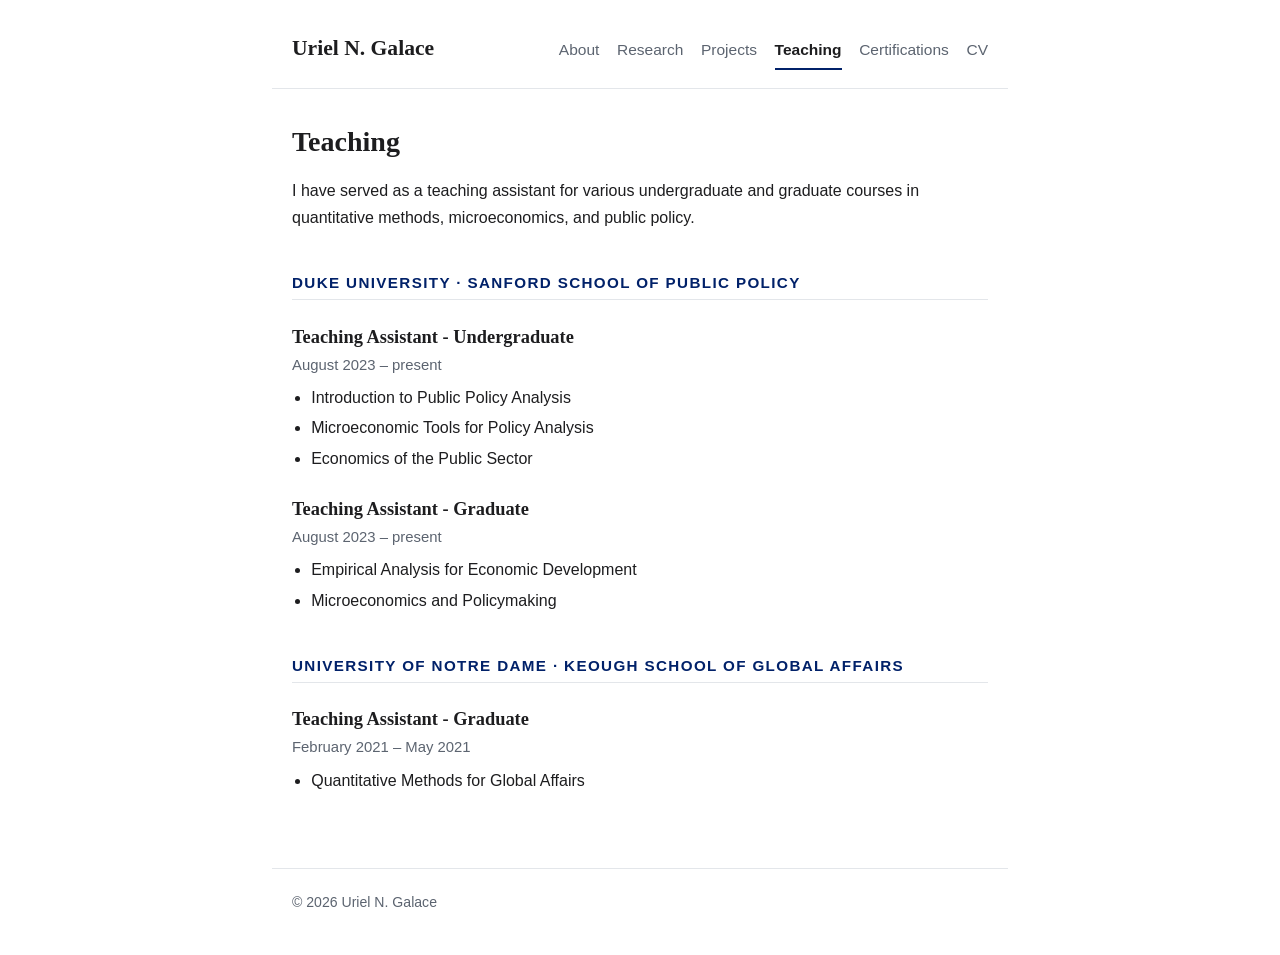
<file: teaching.html>
<!DOCTYPE html>
<html lang="en">
<head>
  <meta charset="utf-8">
  <meta name="viewport" content="width=device-width, initial-scale=1">
  <title>Teaching - Uriel N. Galace</title>
  <meta name="description" content="Teaching experience of Uriel N. Galace at Duke University and the University of Notre Dame.">
  <link rel="icon" type="image/png" href="assets/img/favicon.png">
  <link rel="stylesheet" href="assets/css/style.css">
</head>
<body>

<header>
  <a class="site-name" href="index.html">Uriel N. Galace</a>
  <nav>
    <a href="index.html">About</a>
    <a href="research.html">Research</a>
    <a href="projects.html">Projects</a>
    <a href="teaching.html" class="active">Teaching</a>
    <a href="certifications.html">Certifications</a>
    <a href="cv.html">CV</a>
  </nav>
</header>

<main>
  <h1>Teaching</h1>
  <p>I have served as a teaching assistant for various undergraduate and graduate courses
  in quantitative methods, microeconomics, and public policy.</p>

  <h2>Duke University &middot; Sanford School of Public Policy</h2>

  <div class="teach">
    <h3>Teaching Assistant - Undergraduate</h3>
    <p class="meta">August 2023 &ndash; present</p>
    <ul>
      <li>Introduction to Public Policy Analysis</li>
      <li>Microeconomic Tools for Policy Analysis</li>
      <li>Economics of the Public Sector</li>
    </ul>
  </div>

  <div class="teach">
    <h3>Teaching Assistant - Graduate</h3>
    <p class="meta">August 2023 &ndash; present</p>
    <ul>
      <li>Empirical Analysis for Economic Development</li>
      <li>Microeconomics and Policymaking</li>
    </ul>
  </div>

  <h2>University of Notre Dame &middot; Keough School of Global Affairs</h2>

  <div class="teach">
    <h3>Teaching Assistant - Graduate</h3>
    <p class="meta">February 2021 &ndash; May 2021</p>
    <ul>
      <li>Quantitative Methods for Global Affairs</li>
    </ul>
  </div>
</main>

<footer>
  &copy; 2026 Uriel N. Galace
</footer>

</body>
</html>
</file>
<file: assets/css/style.css>
/* ==========================================================================
   Uriel N. Galace — personal academic website
   One stylesheet for every page. Colors live in the :root variables below;
   dark mode is automatic (follows the visitor's system setting).
   ========================================================================== */

:root {
  --bg: #ffffff;
  --bg-card: #f7f8fa;
  --text: #1d1d1f;
  --muted: #5c6470;
  --accent: #012169;        /* Duke navy */
  --link: #0e5aa7;
  --border: #e3e6ea;
  --pill-bg: #f0f3f7;
}

@media (prefers-color-scheme: dark) {
  :root {
    --bg: #14161a;
    --bg-card: #1d2026;
    --text: #e9eaec;
    --muted: #a0a7b1;
    --accent: #9db8e8;
    --link: #8ab4f8;
    --border: #2c3037;
    --pill-bg: #21252c;
  }
}

* { box-sizing: border-box; }

html { scroll-behavior: smooth; }

body {
  margin: 0;
  background: var(--bg);
  color: var(--text);
  font-family: -apple-system, BlinkMacSystemFont, "Segoe UI", Roboto, Helvetica, Arial, sans-serif;
  font-size: 1.0rem;
  line-height: 1.65;
}

h1, h2, h3, .site-name {
  font-family: "Iowan Old Style", "Palatino Linotype", Palatino, Georgia, serif;
  font-weight: 600;
  line-height: 1.25;
}

a { color: var(--link); text-decoration: none; }
a:hover { text-decoration: underline; }

/* ---- Header & navigation ------------------------------------------------ */

header {
  max-width: 46rem;
  margin: 0 auto;
  padding: 2.2rem 1.25rem 0.8rem;
  border-bottom: 1px solid var(--border);
  display: flex;
  flex-wrap: wrap;
  align-items: baseline;
  justify-content: space-between;
  gap: 0.4rem 1.5rem;
}

.site-name {
  font-size: 1.35rem;
  color: var(--text);
}
.site-name:hover { text-decoration: none; color: var(--accent); }

nav { display: flex; flex-wrap: wrap; gap: 1.1rem; padding-bottom: 0.35rem; }

nav a { color: var(--muted); font-size: 0.97rem; padding-bottom: 0.3rem; }
nav a:hover { color: var(--text); text-decoration: none; }
nav a.active {
  color: var(--text);
  border-bottom: 2px solid var(--accent);
  font-weight: 600;
}

/* ---- Layout ------------------------------------------------------------- */

main {
  max-width: 46rem;
  margin: 0 auto;
  padding: 2.2rem 1.25rem 3rem;
}

h1 { font-size: 1.75rem; margin: 0 0 1.2rem; }

h2 {
  font-size: 0.95rem;
  font-family: -apple-system, BlinkMacSystemFont, "Segoe UI", Roboto, sans-serif;
  font-weight: 700;
  letter-spacing: 0.09em;
  text-transform: uppercase;
  color: var(--accent);
  border-bottom: 1px solid var(--border);
  padding-bottom: 0.45rem;
  margin: 2.6rem 0 1.1rem;
}

h3 { font-size: 1.15rem; margin: 1.6rem 0 0.25rem; }

footer {
  max-width: 46rem;
  margin: 0 auto;
  padding: 1.4rem 1.25rem 2.5rem;
  border-top: 1px solid var(--border);
  color: var(--muted);
  font-size: 0.88rem;
}

/* ---- About page --------------------------------------------------------- */

.profile-grid {
  display: grid;
  grid-template-columns: 1fr 200px;
  gap: 0 2.5rem;
  align-items: start;
}

.avatar {
  width: 200px;
  height: 200px;
  object-fit: cover;
  /* The 2:3 portrait has its hairline 5.3% down. Anchoring the crop at 12%
     leaves only a few pixels between the top of the hair and the circle. */
  object-position: center 12%;
  border-radius: 50%;
  border: 1px solid var(--border);
}

.lede { font-size: 1.02rem; }
.lede p:first-child { margin-top: 0; }

.role {
  color: var(--muted);
  margin: -0.6rem 0 1.4rem;
  font-size: 1.02rem;
}

/* Interest chips */
.chips { list-style: none; padding: 0; margin: 0.6rem 0 0; display: flex; flex-wrap: wrap; gap: 0.5rem; }
.chips li {
  background: var(--pill-bg);
  border: 1px solid var(--border);
  border-radius: 999px;
  padding: 0.22rem 0.8rem;
  font-size: 0.88rem;
  color: var(--muted);
}

/* Contact buttons */
.contact-links { display: flex; flex-wrap: wrap; gap: 0.6rem; margin-top: 0.9rem; }
.contact-links a {
  border: 1px solid var(--border);
  border-radius: 999px;
  padding: 0.32rem 1rem;
  font-size: 0.92rem;
  color: var(--text);
  background: var(--pill-bg);
}
.contact-links a:hover { border-color: var(--accent); color: var(--accent); text-decoration: none; }

/* News list */
.news { list-style: none; padding: 0; margin: 0; }
.news li {
  display: grid;
  grid-template-columns: 7.5rem 1fr;
  gap: 1rem;
  padding: 0.45rem 0;
}
.news .date { color: var(--muted); font-size: 0.92rem; white-space: nowrap; }

/* ---- Research page ------------------------------------------------------ */

.pub { margin-bottom: 1.9rem; }
.pub h3 { margin-bottom: 0.3rem; }
.pub .meta { color: var(--muted); font-size: 0.93rem; margin: 0 0 0.5rem; }
.pub .meta .status { color: var(--accent); font-weight: 600; }

details.abstract {
  border-left: 3px solid var(--border);
  padding-left: 1rem;
  margin-top: 0.5rem;
}
details.abstract summary {
  cursor: pointer;
  color: var(--link);
  font-size: 0.93rem;
  user-select: none;
}
details.abstract p { color: var(--muted); font-size: 0.95rem; }

/* ---- Projects page ------------------------------------------------------ */

.card {
  background: var(--bg-card);
  border: 1px solid var(--border);
  border-radius: 12px;
  padding: 1.1rem 1.3rem;
  margin-bottom: 1.1rem;
}
.card h3 { margin-top: 0.2rem; }
.card .meta { color: var(--muted); font-size: 0.92rem; margin: 0 0 0.5rem; }
.card p:last-child { margin-bottom: 0.3rem; }

.map-pair {
  display: grid;
  grid-template-columns: 1fr 1fr;
  gap: 0.8rem;
  /* Sits between the card heading and its paragraph, so it is capped well
     short of the text column to stay a supporting figure, not the headline. */
  max-width: 440px;
  margin: 0.7rem 0 1.1rem;
}
.map-pair a { display: block; }
.map-pair img {
  display: block;
  width: 100%;
  height: auto;
  /* The maps are drawn on an opaque white canvas, so they keep a light
     background in dark mode; the border stops them floating on the page. */
  background: #ffffff;
  border: 1px solid var(--border);
  border-radius: 8px;
}

/* ---- Teaching page ------------------------------------------------------ */

.teach { margin-bottom: 1.6rem; }
.teach .meta { color: var(--muted); font-size: 0.93rem; margin: 0.1rem 0 0.5rem; }
.teach ul { margin: 0.4rem 0 0; padding-left: 1.2rem; }
.teach li { margin-bottom: 0.25rem; }

/* ---- Certifications page ------------------------------------------------ */

.certs { list-style: none; padding: 0; margin: 0; }
.certs li {
  padding: 0.7rem 0;
  border-bottom: 1px solid var(--border);
}
.certs li:last-child { border-bottom: none; }
.cert-name { display: block; font-weight: 600; }
.cert-meta { display: block; color: var(--muted); font-size: 0.92rem; margin-top: 0.1rem; }
.certs a { display: inline-block; font-size: 0.9rem; margin-top: 0.25rem; }

.cert-featured {
  display: grid;
  grid-template-columns: 1fr 1fr;
  gap: 1.1rem;
  margin: 1.4rem 0 2.2rem;
}
.cert-hero {
  display: flex;
  flex-direction: column;
  background: var(--bg-card);
  border: 1px solid var(--border);
  border-radius: 12px;
  padding: 1.1rem 1.3rem 1.2rem;
}
.cert-hero-kicker {
  display: block;
  font-size: 0.72rem;
  font-weight: 700;
  letter-spacing: 0.09em;
  text-transform: uppercase;
  color: var(--accent);
  margin-bottom: 0.4rem;
}
.cert-hero-name {
  display: block;
  font-weight: 600;
  font-size: 1.1rem;
  line-height: 1.32;
  margin-bottom: 0.25rem;
}
.cert-hero-meta {
  display: block;
  color: var(--muted);
  font-size: 0.9rem;
  margin-bottom: 0.65rem;
}
.cert-hero-desc { font-size: 0.92rem; margin: 0 0 0.95rem; }
/* Pushes the link to the card foot so both cards align regardless of text length. */
.cert-hero a { font-size: 0.9rem; margin-top: auto; align-self: flex-start; }

/* ---- CV page ------------------------------------------------------------ */

.btn-primary {
  display: inline-block;
  background: var(--accent);
  color: #ffffff;
  border-radius: 8px;
  padding: 0.55rem 1.3rem;
  font-weight: 600;
}
.btn-primary:hover { text-decoration: none; opacity: 0.92; }
@media (prefers-color-scheme: dark) {
  .btn-primary { color: #14161a; }
}

.cv-frame {
  width: 100%;
  height: 78vh;
  border: 1px solid var(--border);
  border-radius: 10px;
  margin-top: 1.4rem;
}

/* ---- Small screens ------------------------------------------------------ */

@media (max-width: 700px) {
  .profile-grid { grid-template-columns: 1fr; }
  .profile-grid .photo { order: -1; margin-bottom: 1.4rem; text-align: center; }
  .avatar { width: 170px; height: 170px; margin: 0 auto; }
  /* Stacked, a single map would otherwise render wider than it does in the
     two-up desktop layout, so cap it well below the container width. */
  .map-pair { grid-template-columns: 1fr; max-width: 260px; }
  .cert-featured { grid-template-columns: 1fr; gap: 0.9rem; }
  .news li { grid-template-columns: 1fr; gap: 0; }
  header { padding-top: 1.6rem; }
}
</file>
